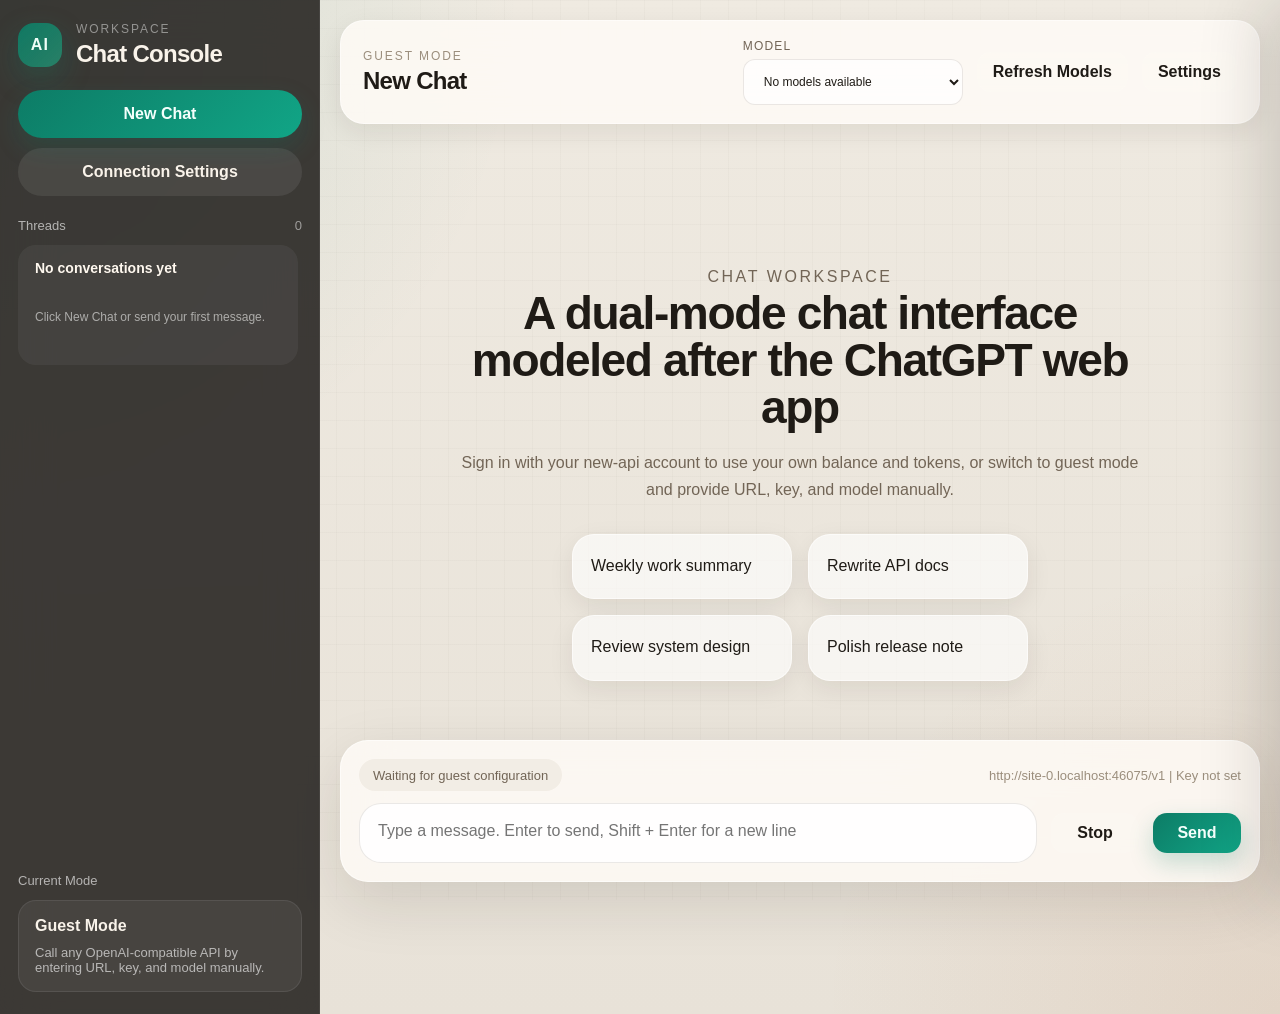
<file: chat-ui/index.html>
<!doctype html>
<html lang="en">
<head>
  <meta charset="utf-8">
  <meta name="viewport" content="width=device-width, initial-scale=1">
  <title>Chat Workspace</title>
  <link rel="stylesheet" href="./styles.css?v=20260318-ui-2">
</head>
<body>
  <div class="app-shell">
    <aside class="sidebar" id="sidebar">
      <div class="sidebar-header">
        <div class="brand-lockup">
          <span class="brand-mark">AI</span>
          <div>
            <p class="brand-overline">Workspace</p>
            <h1>Chat Console</h1>
          </div>
        </div>
        <button class="ghost-icon mobile-only" id="closeSidebarButton" type="button" aria-label="Close sidebar">&times;</button>
      </div>

      <div class="sidebar-tools">
        <button class="primary-button" id="newChatButton" type="button">New Chat</button>
        <button class="ghost-button" id="openSettingsButton" type="button">Connection Settings</button>
      </div>

      <section class="sidebar-section">
        <div class="section-head">
          <span>Threads</span>
          <span class="section-meta" id="threadCountLabel">0</span>
        </div>
        <div class="thread-list" id="threadList"></div>
      </section>

      <section class="sidebar-section sidebar-footer">
        <div class="section-head">
          <span>Current Mode</span>
        </div>
        <div class="mode-summary" id="modeSummary"></div>
      </section>
    </aside>

    <div class="sidebar-backdrop" id="sidebarBackdrop"></div>

    <main class="workspace">
      <header class="workspace-topbar">
        <div class="topbar-main">
          <button class="ghost-icon mobile-only" id="openSidebarButton" type="button" aria-label="Open sidebar">&#9776;</button>
          <div>
            <p class="eyebrow" id="topbarModeLabel">Guest Mode</p>
            <h2 id="conversationTitle">New Conversation</h2>
          </div>
        </div>
        <div class="topbar-actions">
          <label class="model-picker">
            <span>Model</span>
            <select id="modelSelect"></select>
          </label>
          <button class="ghost-button compact" id="refreshModelsButton" type="button">Refresh Models</button>
          <button class="ghost-button compact" id="settingsButton" type="button">Settings</button>
        </div>
      </header>

      <section class="account-banner hidden" id="accountBanner"></section>

      <section class="message-surface" id="messageSurface">
        <div class="welcome-state" id="welcomeState">
          <div class="welcome-copy">
            <p class="eyebrow">Chat Workspace</p>
            <h3>A dual-mode chat interface modeled after the ChatGPT web app</h3>
            <p>
              Sign in with your new-api account to use your own balance and tokens,
              or switch to guest mode and provide URL, key, and model manually.
            </p>
          </div>
          <div class="prompt-grid">
            <button class="prompt-card" type="button" data-prompt="Summarize this week's key work items and rank them by priority.">
              Weekly work summary
            </button>
            <button class="prompt-card" type="button" data-prompt="Rewrite the following API documentation so it is easier for frontend developers to integrate.">
              Rewrite API docs
            </button>
            <button class="prompt-card" type="button" data-prompt="Review the architecture of a web chat system that supports streaming responses.">
              Review system design
            </button>
            <button class="prompt-card" type="button" data-prompt="Write a more professional and concise product release announcement.">
              Polish release note
            </button>
          </div>
        </div>
        <div class="message-list" id="messageList"></div>
      </section>

      <form class="composer-shell" id="composerForm">
        <div class="composer-meta">
          <span id="statusPill" class="status-pill">Ready</span>
          <span id="credentialHint" class="credential-hint"></span>
        </div>
        <div class="composer-row">
          <textarea
            id="composerInput"
            rows="1"
            placeholder="Type a message. Enter to send, Shift + Enter for a new line"
          ></textarea>
          <div class="composer-actions">
            <button class="ghost-button compact" id="stopButton" type="button" disabled>Stop</button>
            <button class="primary-button compact" id="sendButton" type="submit">Send</button>
          </div>
        </div>
      </form>
    </main>
  </div>

  <aside class="settings-panel" id="settingsPanel" aria-hidden="true">
    <div class="settings-header">
      <div>
        <p class="eyebrow">Connection</p>
        <h3>Identity and Routing</h3>
      </div>
      <button class="ghost-icon" id="closeSettingsButton" type="button" aria-label="Close settings">&times;</button>
    </div>

    <section class="settings-section">
      <div class="section-head">
        <span>Mode</span>
      </div>
      <div class="mode-switch" id="modeSwitch">
        <button class="mode-tile" type="button" data-mode="account">
          <strong>Account Login</strong>
          <span>Use the new-api account, balance, and personal token</span>
        </button>
        <button class="mode-tile" type="button" data-mode="guest">
          <strong>Guest Mode</strong>
          <span>Fill in URL, key, and model manually</span>
        </button>
      </div>
    </section>

    <section class="settings-section" id="accountSection">
      <div class="section-head">
        <span>Account Login</span>
        <span class="section-meta">Same-origin preferred</span>
      </div>
      <label class="field">
        <span>new-api site</span>
        <input id="accountBaseInput" type="url" placeholder="https://chat.example.com">
      </label>
      <form class="stack-form" id="accountLoginForm">
        <label class="field">
          <span>Username</span>
          <input id="accountUsernameInput" type="text" autocomplete="username" placeholder="root">
        </label>
        <label class="field">
          <span>Password</span>
          <input id="accountPasswordInput" type="password" autocomplete="current-password" placeholder="Enter account password">
        </label>
        <div class="action-row">
          <button class="primary-button compact" type="submit">Sign In</button>
          <button class="ghost-button compact" id="accountSessionButton" type="button">Check Session</button>
          <button class="ghost-button compact" id="accountLogoutButton" type="button">Sign Out</button>
        </div>
      </form>
      <div class="account-card" id="accountInfoCard"></div>
      <label class="field">
        <span>Credential</span>
        <select id="accountTokenSelect"></select>
      </label>
      <p class="field-hint">
        The default uses the user access token. If you have your own personal key, you can switch to it here.
      </p>
    </section>

    <section class="settings-section" id="guestSection">
      <div class="section-head">
        <span>Guest Mode</span>
      </div>
      <label class="field">
        <span>API Base URL</span>
        <input id="guestApiBaseInput" type="url" placeholder="https://chat.example.com/v1">
      </label>
      <label class="field">
        <span>API Key</span>
        <input id="guestApiKeyInput" type="password" placeholder="sk-...">
      </label>
      <label class="field">
        <span>Model Name</span>
        <input id="guestModelInput" type="text" placeholder="gpt-4o-mini">
      </label>
      <p class="field-hint">
        If you provide only the domain, the page will automatically append `/v1`.
      </p>
    </section>

    <section class="settings-section">
      <div class="section-head">
        <span>Generation</span>
      </div>
      <label class="field">
        <span>System Prompt</span>
        <textarea id="systemPromptInput" rows="4" placeholder="Optional: set a fixed assistant role or output style"></textarea>
      </label>
      <div class="field-grid">
        <label class="field">
          <span>Temperature</span>
          <input id="temperatureInput" type="number" min="0" max="2" step="0.1">
        </label>
        <label class="field">
          <span>Max Tokens</span>
          <input id="maxTokensInput" type="number" min="1" step="1" placeholder="Leave blank to let the server decide">
        </label>
      </div>
      <label class="toggle-field">
        <input id="streamToggle" type="checkbox">
        <span>Use streaming output</span>
      </label>
    </section>
  </aside>

  <div class="panel-backdrop" id="panelBackdrop"></div>
  <div class="toast-stack" id="toastStack"></div>

  <script src="./app.js?v=20260318-ui-6"></script>
</body>
</html>
</file>
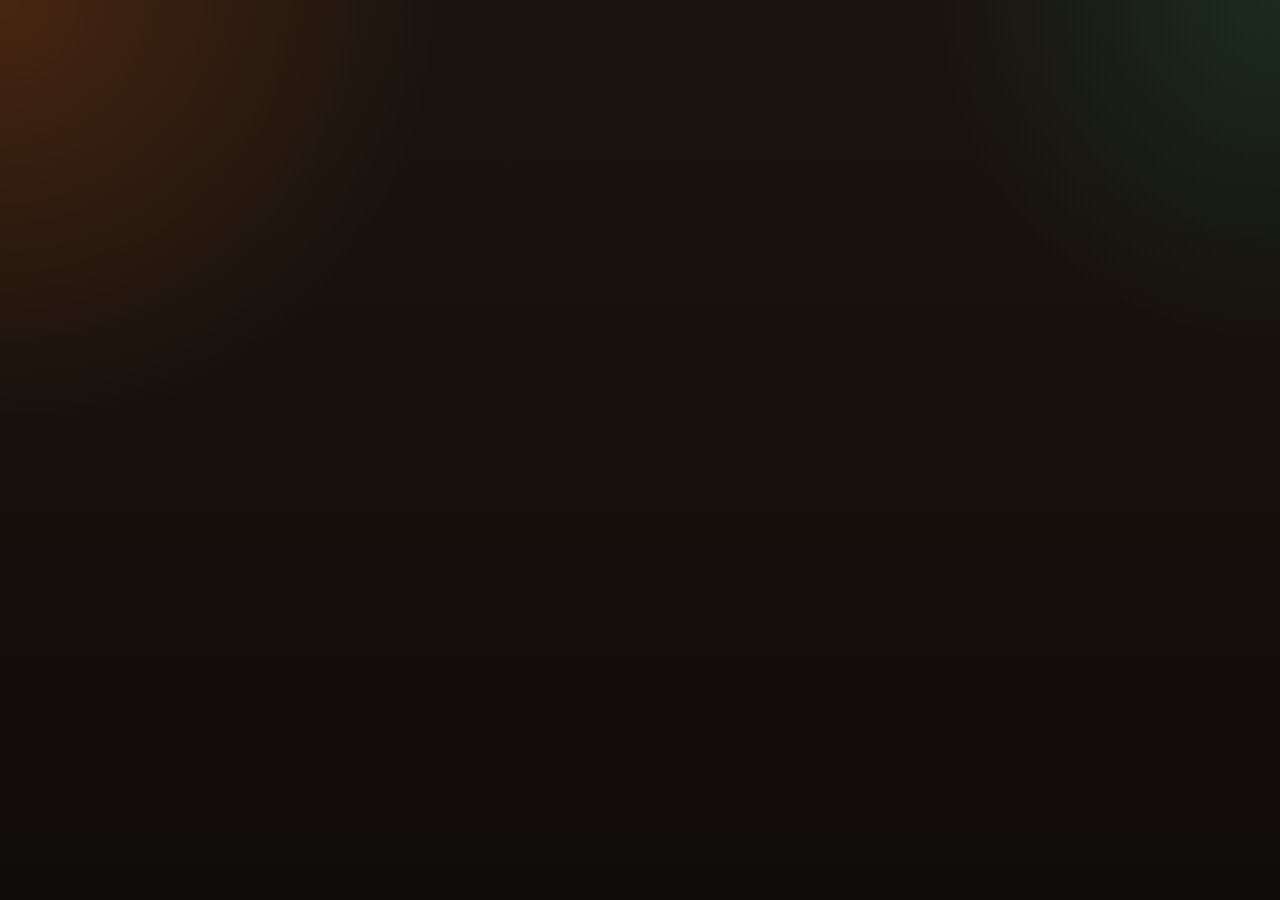
<file: 2api/gpt_team/gpt-register/templates/index.html>
<!DOCTYPE html>
<html lang="zh-CN">
<head>
<meta charset="UTF-8">
<meta name="viewport" content="width=device-width, initial-scale=1.0">
<title>Codex 统一控制台</title>
<style>
:root{
  --panel:rgba(38,30,24,.9);
  --panel-soft:rgba(255,255,255,.03);
  --line:rgba(255,196,120,.14);
  --line-strong:rgba(255,196,120,.26);
  --text:#f6ece3;
  --muted:#bba995;
  --accent:#ff6d1a;
  --accent-soft:rgba(255,109,26,.16);
  --green:#23d18b;
  --red:#ff6b6b;
  --shadow:0 24px 60px rgba(0,0,0,.34);
  --radius:22px;
}
*{box-sizing:border-box}
html,body{margin:0;min-height:100%}
body{
  font-family:"Microsoft YaHei","PingFang SC","Segoe UI",sans-serif;
  color:var(--text);
  background:
    radial-gradient(circle at top left,rgba(255,109,26,.2),transparent 28%),
    radial-gradient(circle at top right,rgba(35,209,139,.12),transparent 22%),
    linear-gradient(180deg,#1a140f 0%,#100c09 100%);
}
body::before{
  content:"";
  position:fixed;
  inset:0;
  pointer-events:none;
  opacity:.18;
  background-image:
    linear-gradient(rgba(255,255,255,.025) 1px,transparent 1px),
    linear-gradient(90deg,rgba(255,255,255,.025) 1px,transparent 1px);
  background-size:28px 28px;
}
.container{position:relative;max-width:1440px;margin:0 auto;padding:28px 24px 48px}
.header{display:flex;justify-content:space-between;align-items:flex-start;gap:18px;margin-bottom:22px}
.title-wrap{display:grid;gap:8px}
.eyebrow{display:inline-flex;align-items:center;gap:8px;color:var(--muted);font-size:12px;letter-spacing:.22em;text-transform:uppercase}
.dot{width:8px;height:8px;border-radius:999px;background:linear-gradient(135deg,var(--accent),#ffb36b);box-shadow:0 0 16px rgba(255,109,26,.5)}
h1{margin:0;font-size:clamp(30px,4vw,46px);line-height:1;letter-spacing:-.04em}
.subtitle{color:var(--muted);font-size:14px;line-height:1.6;max-width:760px}
.toolbar{display:flex;gap:10px;flex-wrap:wrap}
.btn,.btn-ghost,.btn-logout,.btn-small{
  border:1px solid var(--line);
  border-radius:999px;
  padding:10px 16px;
  background:var(--panel);
  color:var(--text);
  cursor:pointer;
  font-size:13px;
  transition:transform .18s ease,border-color .18s ease,background .18s ease,opacity .18s ease;
}
.btn-small{padding:6px 10px;font-size:12px}
.btn:hover,.btn-ghost:hover,.btn-logout:hover,.btn-small:hover{transform:translateY(-1px);border-color:var(--line-strong)}
.btn:disabled,.btn-small:disabled{opacity:.45;cursor:not-allowed;transform:none}
.btn-primary{background:linear-gradient(135deg,#ff7a2e,#ff5b00);border-color:transparent;color:#fff}
.btn-danger{background:rgba(255,107,107,.12);color:#ffd0d0}
.btn-green{background:rgba(35,209,139,.14);color:#d8fff0}
.btn-purple{background:rgba(165,107,255,.16);color:#f0dcff}
.panel{background:var(--panel);border:1px solid var(--line);border-radius:var(--radius);box-shadow:var(--shadow);backdrop-filter:blur(14px)}
.panel-title{font-size:18px;font-weight:700;letter-spacing:-.02em}
.hero-grid,.summary-grid,.pool-grid,.content-grid{display:grid;gap:16px}
.hero-grid{grid-template-columns:1.12fr .88fr;margin-bottom:16px}
.hero-card{padding:22px;position:relative;overflow:hidden}
.hero-card::after{content:"";position:absolute;inset:auto -10% -55% 40%;height:220px;background:radial-gradient(circle,rgba(255,109,26,.18),transparent 68%);pointer-events:none}
.hero-metrics{display:grid;grid-template-columns:repeat(3,minmax(0,1fr));gap:12px;margin-top:18px}
.metric{padding:16px;border-radius:18px;background:var(--panel-soft);border:1px solid rgba(255,255,255,.06)}
.metric-label{color:var(--muted);font-size:12px;margin-bottom:8px}
.metric-value{font-size:28px;font-weight:700;letter-spacing:-.04em}
.metric-sub{margin-top:8px;color:var(--muted);font-size:12px;line-height:1.5}
.summary-grid{grid-template-columns:repeat(6,minmax(0,1fr));margin-bottom:16px}
.summary-card{padding:16px 18px;min-height:118px}
.summary-card .value{margin-top:14px;font-size:30px;font-weight:700;letter-spacing:-.05em}
.summary-card .meta{margin-top:8px;font-size:12px;color:var(--muted);line-height:1.5}
.status-running{color:var(--green)}
.status-stopped{color:var(--muted)}
.controls{display:flex;gap:10px;flex-wrap:wrap;align-items:center;padding:18px 20px;margin-bottom:16px}
.control-input,.field input,.field select{width:100%;border-radius:16px;border:1px solid var(--line);background:#000;color:var(--text);padding:12px 14px;outline:none}
.control-input{min-width:220px;border-radius:999px}
select.control-input,select.control-input option,.field select,.field select option{background:#000;color:var(--text)}
.control-check{display:inline-flex;align-items:center;gap:8px;color:var(--muted);font-size:13px}
.section{padding:20px}
.section-head{display:flex;justify-content:space-between;align-items:center;gap:12px;margin-bottom:16px}
.section-note{color:var(--muted);font-size:12px;line-height:1.5}
.pool-grid{grid-template-columns:repeat(3,minmax(0,1fr))}
.account-card{position:relative;padding:18px;border-radius:20px;background:linear-gradient(180deg,rgba(48,40,31,.95),rgba(27,22,17,.96));border:1px solid rgba(255,196,120,.12);overflow:hidden}
.account-card::before{content:"";position:absolute;inset:0;background:linear-gradient(135deg,rgba(255,109,26,.08),transparent 40%,rgba(35,209,139,.06));pointer-events:none}
.card-team{border-color:rgba(35,209,139,.35);background:linear-gradient(180deg,rgba(30,48,38,.95),rgba(17,27,22,.96))}
.card-team::before{background:linear-gradient(135deg,rgba(35,209,139,.14),transparent 40%,rgba(35,209,139,.06))}
.card-plus{border-color:rgba(168,85,247,.35);background:linear-gradient(180deg,rgba(42,30,56,.95),rgba(24,17,34,.96))}
.card-plus::before{background:linear-gradient(135deg,rgba(168,85,247,.14),transparent 40%,rgba(168,85,247,.06))}
.card-free{border-color:rgba(245,181,69,.3);background:linear-gradient(180deg,rgba(48,40,31,.95),rgba(27,22,17,.96))}
.card-free::before{background:linear-gradient(135deg,rgba(245,181,69,.1),transparent 40%,rgba(255,109,26,.06))}
.account-head,.account-meta,.meter-label{position:relative;z-index:1}
.account-head{display:flex;justify-content:space-between;align-items:flex-start;gap:12px;margin-bottom:18px}
.account-head h3{margin:8px 0 4px;font-size:20px}
.account-head p{margin:0;color:var(--muted);font-size:12px;word-break:break-all}
.badge{display:inline-flex;align-items:center;gap:6px;padding:5px 10px;border-radius:999px;font-size:12px;line-height:1;border:1px solid transparent}
.badge-brand{background:var(--accent-soft);color:#ffd9bf;border-color:rgba(255,109,26,.24)}
.badge-ok{background:rgba(35,209,139,.15);color:#d7fff1;border-color:rgba(35,209,139,.3)}
.badge-no{background:rgba(255,255,255,.05);color:var(--muted);border-color:rgba(255,255,255,.08)}
.badge-warn{background:rgba(245,181,69,.14);color:#ffe2b0;border-color:rgba(245,181,69,.24)}
.meter-group{display:grid;gap:10px;position:relative;z-index:1}
.meter-label{display:flex;justify-content:space-between;align-items:center;color:var(--text);font-size:13px}
.meter-label span:first-child{color:var(--muted)}
.meter-track{width:100%;height:9px;border-radius:999px;overflow:hidden;background:rgba(255,255,255,.06);border:1px solid rgba(255,255,255,.05)}
.meter-fill{height:100%;border-radius:inherit;background:linear-gradient(90deg,var(--accent),#ffb36b);box-shadow:0 0 24px rgba(255,109,26,.3)}
.meter-fill.green{background:linear-gradient(90deg,#17b57f,#29f1a3);box-shadow:0 0 24px rgba(35,209,139,.28)}
.meter-fill.red{background:linear-gradient(90deg,#ff7373,#ff9b9b);box-shadow:0 0 24px rgba(255,107,107,.24)}
.account-meta{display:flex;justify-content:space-between;gap:12px;margin-top:14px;flex-wrap:wrap;color:var(--muted);font-size:12px}
.table-wrap{overflow:auto;border-radius:18px;border:1px solid rgba(255,255,255,.05)}
table{width:100%;border-collapse:collapse;font-size:13px}
th,td{padding:13px 14px;text-align:left;border-bottom:1px solid rgba(255,255,255,.06)}
th{color:var(--muted);font-size:12px;letter-spacing:.08em;text-transform:uppercase;background:rgba(0,0,0,.18)}
tr:hover td{background:rgba(255,255,255,.03)}
.content-grid{grid-template-columns:1.04fr .96fr;margin-top:16px}
.log-terminal{height:420px;overflow-y:auto;padding:14px;border-radius:18px;background:#0f0c09;border:1px solid rgba(255,255,255,.06);font-family:"Cascadia Code","Consolas",monospace;font-size:12px;line-height:1.7}
.log-line{white-space:pre-wrap;word-break:break-word}
.log-line .ts{color:#7f7468}
.stack{display:grid;gap:16px}
.field-grid{display:grid;gap:12px;grid-template-columns:1.2fr .8fr auto auto;align-items:end}
.field{display:grid;gap:6px}
.field label{color:var(--muted);font-size:12px}
.upgrade-grid{display:grid;grid-template-columns:repeat(2,minmax(0,1fr));gap:12px}
.upgrade-grid .field.full{grid-column:1 / -1}
.mono-box{margin-top:12px;border-radius:16px;border:1px solid rgba(255,255,255,.06);background:#0f0c09;padding:14px;font-family:"Cascadia Code","Consolas",monospace;font-size:12px;white-space:pre-wrap;word-break:break-word;max-height:220px;overflow:auto}
.inline-actions{display:flex;flex-wrap:wrap;gap:8px;margin-top:10px}
.empty,.message{padding:28px 18px;text-align:center;color:var(--muted)}
.login-overlay{position:fixed;inset:0;display:none;place-items:center;background:rgba(11,9,7,.9);backdrop-filter:blur(10px);z-index:10}
.login-box{width:min(92vw,380px);padding:28px}
.login-box h2{margin:0 0 8px}
.login-error{display:none;color:#ffc2c2;font-size:12px;margin-bottom:10px}
.login-box input{width:100%;margin:14px 0 12px;border-radius:16px;border:1px solid var(--line);background:rgba(0,0,0,.2);color:var(--text);padding:12px 14px;outline:none}
.ws-indicator{display:inline-flex;align-items:center;gap:8px;padding:7px 11px;border-radius:999px;font-size:12px;color:var(--muted);background:rgba(255,255,255,.04)}
.ws-indicator::before{content:"";width:8px;height:8px;border-radius:999px;background:#7a7166}
.ws-indicator.connected::before{background:var(--green);box-shadow:0 0 14px rgba(35,209,139,.55)}
@media (max-width:1180px){.hero-grid,.content-grid{grid-template-columns:1fr}.summary-grid{grid-template-columns:repeat(3,minmax(0,1fr))}.pool-grid{grid-template-columns:repeat(2,minmax(0,1fr))}}
@media (max-width:780px){.container{padding:18px 14px 32px}.summary-grid{grid-template-columns:repeat(2,minmax(0,1fr))}.pool-grid,.upgrade-grid{grid-template-columns:1fr}.hero-metrics{grid-template-columns:1fr}.field-grid{grid-template-columns:1fr}}
</style>
</head>
<body>
<div class="login-overlay" id="loginOverlay">
  <div class="login-box panel">
    <div class="eyebrow"><span class="dot"></span><span>访问控制</span></div>
    <h2>Codex 统一控制台</h2>
    <div class="subtitle">统一管理 Token 提取、渠道导入、流量监控和 Team 升级流程。</div>
    <div class="login-error" id="loginError">密码错误</div>
    <input type="password" id="loginPwd" placeholder="输入面板密码" autocomplete="off">
    <button class="btn btn-primary" style="width:100%" onclick="doLogin()">登录</button>
  </div>
</div>

<div class="container" id="mainApp" style="display:none">
  <div class="header">
    <div class="title-wrap">
      <div class="eyebrow"><span class="dot"></span><span>统一控制台</span></div>
      <h1>Codex 账号池与流量监控</h1>
      <div class="subtitle">在一个页面里查看在线请求、账号池、渠道状态、Token 提取结果，并直接完成渠道测试、删除和 Team 升级。</div>
    </div>
    <div class="toolbar">
      <button class="btn-ghost" onclick="refreshAll()">刷新全部</button>
      <button class="btn-logout" id="logoutBtn" onclick="doLogout()">退出登录</button>
    </div>
  </div>

  <div class="hero-grid">
    <div class="hero-card panel">
      <div class="section-head" style="margin-bottom:0">
        <div>
          <div class="panel-title">流量总览</div>
          <div class="section-note">在线人数按最近 5 分钟内有请求的唯一用户估算，用来快速判断当前负载情况。</div>
        </div>
        <div class="section-note" id="monitorUpdatedAt">--</div>
      </div>
      <div class="hero-metrics">
        <div class="metric"><div class="metric-label">最近 5 分钟在线</div><div class="metric-value" id="monitorActiveNow">0</div><div class="metric-sub">唯一活跃用户数</div></div>
        <div class="metric"><div class="metric-label">最近 5 分钟请求</div><div class="metric-value" id="monitorReq5m">0</div><div class="metric-sub">短时间内的请求压力</div></div>
        <div class="metric"><div class="metric-label">今日额度消耗</div><div class="metric-value" id="monitorQuotaToday">0</div><div class="metric-sub">所有 Codex 渠道累计消耗</div></div>
      </div>
    </div>
    <div class="hero-card panel">
      <div class="section-head" style="margin-bottom:0">
        <div>
          <div class="panel-title">系统状态</div>
          <div class="section-note">查看注册进程、本地 Token 文件和已注入账号的当前状态。</div>
        </div>
        <div class="ws-indicator" id="wsStatus">实时离线</div>
      </div>
      <div class="hero-metrics">
        <div class="metric"><div class="metric-label">注册进程</div><div class="metric-value status-stopped" id="statStatus">已停止</div><div class="metric-sub">批量注册任务的运行状态</div></div>
        <div class="metric"><div class="metric-label">本地 Token</div><div class="metric-value" id="statRegistered">0</div><div class="metric-sub">output/token_*.json</div></div>
        <div class="metric"><div class="metric-label">已注入账号</div><div class="metric-value" id="statInjected">0</div><div class="metric-sub">auth/codex-*.json</div></div>
      </div>
    </div>
  </div>

  <div class="summary-grid">
    <div class="summary-card panel"><div class="metric-label">今日请求数</div><div class="value" id="monitorReqToday">0</div><div class="meta">所有已导入的 Codex 渠道</div></div>
    <div class="summary-card panel"><div class="metric-label">活跃渠道</div><div class="value" id="monitorChannelsActive">0</div><div class="meta">最近 5 分钟内有请求</div></div>
    <div class="summary-card panel"><div class="metric-label">渠道总数</div><div class="value" id="monitorChannelsTotal">0</div><div class="meta">channels.type = 57</div></div>
    <div class="summary-card panel"><div class="metric-label">账号池规模</div><div class="value" id="monitorPoolSize">0</div><div class="meta">本地 Token 加已导入渠道</div></div>
    <div class="summary-card panel"><div class="metric-label">统计窗口</div><div class="value" id="monitorWindow">5 分钟</div><div class="meta">在线人数的计算区间</div></div>
    <div class="summary-card panel"><div class="metric-label">数据库状态</div><div class="value" id="monitorDbStatus">正常</div><div class="meta" id="monitorDbMeta">new-api MySQL</div></div>
  </div>

  <div class="controls panel">
    <button class="btn btn-green" id="btnStart" onclick="doStart()">启动注册</button>
    <button class="btn btn-danger" id="btnStop" onclick="doStop()">停止注册</button>
    <button class="btn btn-purple" id="btnInject" onclick="doInject()">执行注入</button>
    <button class="btn" onclick="refreshAll()">刷新监控</button>
    <select class="control-input" id="regMode" style="min-width:160px" onchange="toggleManagerOpts()">
      <option value="">普通注册</option>
      <option value="manager">自动池管理</option>
    </select>
    <input class="control-input" id="managerTarget" type="number" placeholder="目标账号数" style="min-width:120px;display:none" value="100">
    <input class="control-input" id="proxyInput" placeholder="代理地址，留空则使用默认代理">
    <label class="control-check"><input type="checkbox" id="onceCheck"> 单轮模式</label>
  </div>

  <div class="panel section">
    <div class="section-head">
      <div><div class="panel-title">账号池卡片</div><div class="section-note">每张卡显示该账号最近 5 分钟请求、今日请求、累计额度、最后请求时间和到期时间。</div></div>
    </div>
    <div class="pool-grid" id="accountGrid"><div class="empty">加载中...</div></div>
  </div>

  <div class="panel section" style="margin-top:16px;">
    <div class="section-head">
      <div><div class="panel-title">渠道明细</div><div class="section-note">这里只显示已经导入到 new-api 的 Codex 渠道，可直接测试或删除。</div></div>
      <div style="display:flex;gap:8px;align-items:center">
        <input class="control-input" id="batchProxyInput" placeholder="socks5://ip:port" style="min-width:200px">
        <button class="btn btn-small" onclick="batchSetProxy()">批量设置代理</button>
        <button class="btn btn-small" onclick="batchClearProxy()">清除代理</button>
        <button class="btn btn-small btn-green" id="btnCheckHealth" onclick="doCheckHealth()">检查渠道健康</button>
        <button class="btn" onclick="loadMonitor()">刷新渠道</button>
      </div>
    </div>
    <div style="display:flex;gap:8px;align-items:center;padding:8px 16px;flex-wrap:wrap">
      <select class="control-input" id="batchPlanSelect" style="min-width:120px">
        <option value="">全部套餐</option>
        <option value="free">Free</option>
        <option value="team">Team</option>
      </select>
      <input class="control-input" id="batchModelsInput" placeholder="模型名，逗号分隔 (如 gpt-5.4,gpt-5.3-codex)" style="min-width:320px">
      <button class="btn btn-small btn-primary" onclick="batchAddModels()">追加模型</button>
      <button class="btn btn-small btn-danger" onclick="batchRemoveModels()">删除模型</button>
      <button class="btn btn-small" onclick="batchSetModels()">覆盖模型</button>
      <select class="control-input" id="batchGroupSelect" style="min-width:120px">
        <option value="">全部分组</option>
      </select>
      <input class="control-input" id="batchGroupInput" placeholder="分组 (如 default,svip,codex)" style="min-width:200px">
      <button class="btn btn-small" onclick="batchSetGroup()">批量设置分组</button>
    </div>
    <div class="table-wrap">
      <table>
        <thead><tr><th><input type="checkbox" id="chkAll" onchange="toggleAllChannels(this)"></th><th>ID</th><th>账号</th><th>套餐</th><th>代理</th><th>状态</th><th>5 分钟请求</th><th>今日请求</th><th>今日额度</th><th>累计额度</th><th>最后请求</th><th>操作</th></tr></thead>
        <tbody id="channelsBody"><tr><td colspan="12" class="empty">加载中...</td></tr></tbody>
      </table>
    </div>
  </div>

  <div class="content-grid">
    <div class="stack">
      <div class="panel section">
        <div class="section-head"><div><div class="panel-title">实时日志</div><div class="section-note">注册、注入、提取 Token、渠道操作和 Team 升级输出都会实时显示在这里。</div></div></div>
        <div class="log-terminal" id="logTerminal"></div>
      </div>
    </div>
    <div class="stack">
      <div class="panel section">
        <div class="section-head"><div><div class="panel-title">提取 Token</div><div class="section-note">提取完成后可以直接导入 new-api，或先做一次渠道可用性测试。</div></div></div>
        <div class="field-grid">
          <div class="field"><label>邮箱</label><input id="extEmail" placeholder="name@example.com"></div>
          <div class="field"><label>OTP 验证码</label><input id="extOtp" placeholder="收到后填写" disabled></div>
          <button class="btn btn-green" id="btnExtract" onclick="doExtract()">发送验证码</button>
          <button class="btn btn-purple" id="btnExtractConfirm" onclick="doExtractConfirm()" style="display:none">提取 Token</button>
        </div>
        <div class="message" id="extMsg" style="padding:12px 0 0;text-align:left;">等待操作</div>
        <div id="extResult" style="display:none">
          <div class="mono-box" id="extResultText"></div>
          <div class="inline-actions">
            <button class="btn" onclick="copyToken()">复制 Token JSON</button>
            <button class="btn btn-primary" id="btnAddChannel" onclick="doAddChannel()">添加到 new-api</button>
            <button class="btn" id="btnTestChannel" onclick="doTestChannel()" style="display:none">测试渠道</button>
          </div>
        </div>
      </div>

      <div class="panel section">
        <div class="section-head"><div><div class="panel-title">升级 Team</div><div class="section-note">可使用刚提取的 Token，或直接选择已导入渠道，发起 Team 升级流程。</div></div></div>
        <div class="upgrade-grid">
          <div class="field full"><label>升级来源</label><select id="upgradeSource"></select></div>
          <div class="field"><label>卡号</label><input id="upgradeCardNumber" placeholder="4242 4242 4242 4242"></div>
          <div class="field"><label>过期时间</label><input id="upgradeCardExpiry" placeholder="MM/YY"></div>
          <div class="field"><label>CVC</label><input id="upgradeCardCvc" placeholder="123"></div>
          <div class="field"><label>持卡人姓名</label><input id="upgradeBillingName" placeholder="张三"></div>
          <div class="field"><label>团队名称</label><input id="upgradeTeamName" placeholder="我的 Team"></div>
          <div class="field"><label>账单地址</label><input id="upgradeBillingAddress" placeholder="Street address"></div>
          <div class="field"><label>城市</label><input id="upgradeBillingCity" placeholder="City"></div>
          <div class="field"><label>州 / 省</label><input id="upgradeBillingState" placeholder="State"></div>
          <div class="field"><label>邮编</label><input id="upgradeBillingZip" placeholder="Zip"></div>
          <div class="field"><label>国家代码</label><input id="upgradeBillingCountry" placeholder="US" value="US"></div>
          <div class="field full"><button class="btn btn-primary" id="btnUpgradeTeam" onclick="doUpgradeTeam()">开始升级 Team</button></div>
        </div>
        <div class="message" id="upgradeMsg" style="padding:12px 0 0;text-align:left;">等待升级</div>
      </div>

      <div class="panel section">
        <div class="section-head"><div><div class="panel-title">批量升级 Team</div><div class="section-note">导入卡库（每行一张卡：卡号,过期时间,CVC,持卡人），勾选渠道后批量升级。卡循环使用。</div></div></div>
        <div class="upgrade-grid">
          <div class="field full">
            <label>卡库（每行一张：卡号,MM/YY,CVC,姓名）</label>
            <textarea id="batchCards" rows="5" style="width:100%;border-radius:16px;border:1px solid var(--line);background:#000;color:var(--text);padding:12px 14px;outline:none;font-family:monospace;font-size:12px;resize:vertical" placeholder="4242424242424242,12/28,123,John Doe&#10;5555555555554444,06/27,456,Jane Smith"></textarea>
          </div>
          <div class="field"><label>账单地址</label><input id="batchBillingAddress" placeholder="Street address"></div>
          <div class="field"><label>城市</label><input id="batchBillingCity" placeholder="City"></div>
          <div class="field"><label>州 / 省</label><input id="batchBillingState" placeholder="State"></div>
          <div class="field"><label>邮编</label><input id="batchBillingZip" placeholder="Zip"></div>
          <div class="field"><label>国家代码</label><input id="batchBillingCountry" placeholder="US" value="US"></div>
          <div class="field"><label>团队名称</label><input id="batchTeamName" placeholder="我的 Team"></div>
          <div class="field full" style="display:flex;gap:10px;align-items:end">
            <div><label>升级数量</label><input id="batchCount" type="number" value="5" min="1" style="width:80px"></div>
            <button class="btn btn-primary" id="btnBatchUpgrade" onclick="doBatchUpgrade()">批量升级 Team</button>
            <span style="color:var(--muted);font-size:12px" id="batchCardInfo">已导入 0 张卡</span>
          </div>
        </div>
        <div class="message" id="batchUpgradeMsg" style="padding:12px 0 0;text-align:left;">等待批量升级</div>
      </div>
    </div>
  </div>
</div>

<script>
const AUTH_REQUIRED = {{ 'true' if auth_required else 'false' }};
let token = localStorage.getItem('gpt_reg_pwd') || '';
let ws = null;
let reconnectTimer = null;
let autoScroll = true;
let lastExtractedToken = null;
let latestChannels = [];
let extState = {};

function headers() {
  const h = { 'Content-Type': 'application/json' };
  if (token) h.Authorization = 'Bearer ' + token;
  return h;
}

async function api(method, path, body) {
  const opts = { method, headers: headers() };
  if (body) opts.body = JSON.stringify(body);
  const response = await fetch(path, opts);
  const data = await response.json().catch(() => ({}));
  if (response.status === 401) {
    doLogout();
    throw new Error('登录已失效，请重新登录');
  }
  if (!response.ok) throw new Error(data.message || data.error || '请求失败');
  return data;
}

function escapeHtml(value) {
  const div = document.createElement('div');
  div.textContent = value == null ? '' : String(value);
  return div.innerHTML;
}

function formatNumber(value) {
  return Number(value || 0).toLocaleString('zh-CN');
}

function formatTime(ts) {
  if (!ts) return '--';
  const ms = String(ts).length === 13 ? Number(ts) : Number(ts) * 1000;
  if (!Number.isFinite(ms) || ms <= 0) return '--';
  return new Date(ms).toLocaleString('zh-CN', { hour12: false });
}

function formatPercent(value, max) {
  if (!max || max <= 0) return 0;
  return Math.max(6, Math.min(100, Math.round((Number(value || 0) / max) * 100)));
}

function normalizeLabel(value, fallback) {
  return value ? String(value) : fallback;
}

function getErrorMessage(error, fallback) {
  if (error instanceof Error && error.message) return error.message;
  if (error && typeof error.message === 'string') return error.message;
  if (error && typeof error.error === 'string') return error.error;
  return fallback;
}

function setMessage(id, msg, color) {
  const el = document.getElementById(id);
  el.textContent = msg;
  el.style.color = color || 'var(--muted)';
}

function getLogEl() {
  return document.getElementById('logTerminal');
}

function initAuth() {
  if (!AUTH_REQUIRED) {
    document.getElementById('logoutBtn').style.display = 'none';
    showApp();
    return;
  }
  if (!token) {
    showLogin();
    return;
  }
  fetch('/api/status', { headers: headers() }).then((response) => {
    if (response.ok) showApp();
    else showLogin();
  }).catch(showLogin);
}

function showLogin() {
  document.getElementById('loginOverlay').style.display = 'grid';
  document.getElementById('mainApp').style.display = 'none';
  document.getElementById('loginPwd').focus();
}

function showApp() {
  document.getElementById('loginOverlay').style.display = 'none';
  document.getElementById('mainApp').style.display = 'block';
  connectWS();
  refreshAll();
}

function doLogin() {
  const pwd = document.getElementById('loginPwd').value.trim();
  token = pwd;
  fetch('/api/status', { headers: headers() }).then((response) => {
    if (response.ok) {
      localStorage.setItem('gpt_reg_pwd', pwd);
      document.getElementById('loginError').style.display = 'none';
      showApp();
      return;
    }
    token = '';
    document.getElementById('loginError').textContent = '密码错误';
    document.getElementById('loginError').style.display = 'block';
  }).catch(() => {
    token = '';
    document.getElementById('loginError').textContent = '连接失败';
    document.getElementById('loginError').style.display = 'block';
  });
}

function doLogout() {
  localStorage.removeItem('gpt_reg_pwd');
  token = '';
  if (reconnectTimer) {
    clearTimeout(reconnectTimer);
    reconnectTimer = null;
  }
  if (ws) {
    try { ws.close(); } catch (_) {}
    ws = null;
  }
  showLogin();
}

function connectWS() {
  if (ws && ws.readyState <= 1) return;
  const proto = location.protocol === 'https:' ? 'wss:' : 'ws:';
  ws = new WebSocket(proto + '//' + location.host + '/ws/logs');
  ws.onopen = () => {
    const el = document.getElementById('wsStatus');
    el.classList.add('connected');
    el.textContent = '实时在线';
    if (AUTH_REQUIRED && token) ws.send(JSON.stringify({ token }));
  };
  ws.onmessage = (event) => {
    const msg = JSON.parse(event.data);
    if (msg.type === 'log') appendLog(msg.data);
    if (msg.type === 'status') updateStatus(msg.data);
    if (msg.type === 'error') doLogout();
  };
  ws.onclose = () => {
    const el = document.getElementById('wsStatus');
    el.classList.remove('connected');
    el.textContent = '实时离线';
    ws = null;
    if (document.getElementById('mainApp').style.display === 'none') return;
    reconnectTimer = setTimeout(connectWS, 3000);
  };
}

function appendLog(line) {
  const logEl = getLogEl();
  if (!logEl) return;
  const div = document.createElement('div');
  div.className = 'log-line';
  const ts = new Date().toLocaleTimeString('zh-CN', { hour12: false });
  div.innerHTML = `<span class="ts">[${ts}]</span> ${escapeHtml(line)}`;
  logEl.appendChild(div);
  while (logEl.children.length > 1500) logEl.removeChild(logEl.firstChild);
  if (autoScroll) logEl.scrollTop = logEl.scrollHeight;
}

function updateStatus(data) {
  const statusEl = document.getElementById('statStatus');
  const running = data.status === 'running';
  statusEl.textContent = running ? '运行中' : '已停止';
  statusEl.className = running ? 'metric-value status-running' : 'metric-value status-stopped';
  document.getElementById('statRegistered').textContent = formatNumber(data.registered);
  document.getElementById('statInjected').textContent = formatNumber(data.injected);
  document.getElementById('btnStart').disabled = running;
  document.getElementById('btnStop').disabled = !running;
}

function renderSummary(summary) {
  document.getElementById('monitorActiveNow').textContent = formatNumber(summary.active_now);
  document.getElementById('monitorReq5m').textContent = formatNumber(summary.requests_5m);
  document.getElementById('monitorQuotaToday').textContent = formatNumber(summary.quota_today);
  document.getElementById('monitorReqToday').textContent = formatNumber(summary.requests_today);
  document.getElementById('monitorChannelsActive').textContent = formatNumber(summary.channels_active);
  document.getElementById('monitorChannelsTotal').textContent = formatNumber(summary.channels_total);
  document.getElementById('monitorPoolSize').textContent = formatNumber(summary.pool_size);
  document.getElementById('monitorWindow').textContent = `${Math.round((summary.window_seconds || 300) / 60)} 分钟`;
  document.getElementById('monitorUpdatedAt').textContent = `更新于 ${formatTime(summary.updated_at)}`;
  const dbStatus = document.getElementById('monitorDbStatus');
  const dbMeta = document.getElementById('monitorDbMeta');
  if (summary.db_error) {
    dbStatus.textContent = '异常';
    dbStatus.style.color = '#ffd3a0';
    dbMeta.textContent = summary.db_error;
  } else {
    dbStatus.textContent = '正常';
    dbStatus.style.color = 'var(--green)';
    dbMeta.textContent = 'new-api MySQL';
  }
}

function renderAccounts(accounts) {
  const grid = document.getElementById('accountGrid');
  if (!accounts || !accounts.length) {
    grid.innerHTML = '<div class="empty">账号池为空，先导入渠道或提取 Token。</div>';
    return;
  }
  const maxReq5m = Math.max(...accounts.map((item) => Number(item.requests_5m || 0)), 1);
  const maxReqToday = Math.max(...accounts.map((item) => Number(item.requests_today || 0)), 1);
  const maxUsedQuota = Math.max(...accounts.map((item) => Number(item.used_quota || 0)), 1);
  grid.innerHTML = accounts.map((account) => {
    const importedBadge = account.imported ? '<span class="badge badge-ok">已导入</span>' : '<span class="badge badge-no">仅本地</span>';
    const planBadgeClass = String(account.plan || '').toLowerCase().includes('team') ? 'badge-ok' : 'badge-warn';
    const planLower = String(account.plan || '').toLowerCase();
    const cardClass = planLower.includes('team') ? 'card-team' : planLower.includes('plus') || planLower.includes('pro') ? 'card-plus' : 'card-free';
    return `
      <article class="account-card ${cardClass}">
        <div class="account-head">
          <div>
            <span class="badge badge-brand">Codex</span>
            <h3>${escapeHtml(account.display_name || account.email || '--')}</h3>
            <p>${escapeHtml(account.email || 'no-email')}</p>
          </div>
          <div style="display:grid;gap:8px;justify-items:end">
            <span class="badge ${planBadgeClass}">${escapeHtml(normalizeLabel(account.plan, '未知套餐'))}</span>
            ${importedBadge}
          </div>
        </div>
        <div class="meter-group">
          <div class="meter-label"><span>最近 5 分钟请求</span><span>${formatNumber(account.requests_5m)} 次</span></div>
          <div class="meter-track"><div class="meter-fill green" style="width:${formatPercent(account.requests_5m, maxReq5m)}%"></div></div>
          <div class="meter-label"><span>今日请求</span><span>${formatNumber(account.requests_today)} 次</span></div>
          <div class="meter-track"><div class="meter-fill" style="width:${formatPercent(account.requests_today, maxReqToday)}%"></div></div>
          <div class="meter-label"><span>累计额度消耗</span><span>${formatNumber(account.used_quota)}</span></div>
          <div class="meter-track"><div class="meter-fill red" style="width:${formatPercent(account.used_quota, maxUsedQuota)}%"></div></div>
        </div>
        <div class="account-meta">
          <span>活跃人数 ${formatNumber(account.active_users_5m || 0)}</span>
          <span>模型数 ${formatNumber(account.model_count || 0)}</span>
          <span>最后请求 ${escapeHtml(account.last_used_at || '--')}</span>
          <span>到期 ${escapeHtml(account.expired || '--')}</span>
        </div>
      </article>
    `;
  }).join('');
}

function refreshUpgradeSources() {
  const select = document.getElementById('upgradeSource');
  const currentValue = select.value;
  const options = ['<option value="">请选择升级来源</option>'];
  if (lastExtractedToken && lastExtractedToken.access_token) {
    options.push(`<option value="extract">最近提取: ${escapeHtml(lastExtractedToken.email || 'token')}</option>`);
  }
  latestChannels.forEach((channel) => {
    options.push(`<option value="channel:${channel.id}">渠道 #${channel.id} - ${escapeHtml(channel.name || channel.email || '未命名')}</option>`);
  });
  select.innerHTML = options.join('');
  if (currentValue && Array.from(select.options).some((opt) => opt.value === currentValue)) {
    select.value = currentValue;
  } else if (lastExtractedToken && lastExtractedToken.access_token) {
    select.value = 'extract';
  }
}

function renderChannels(channels) {
  latestChannels = channels || [];
  refreshUpgradeSources();
  const tbody = document.getElementById('channelsBody');
  // Populate group filter dropdown
  const groupSelect = document.getElementById('batchGroupSelect');
  const groups = new Set();
  (channels || []).forEach((ch) => { (ch.group || '').split(',').forEach((g) => { if (g.trim()) groups.add(g.trim()); }); });
  const prevGroupVal = groupSelect.value;
  groupSelect.innerHTML = '<option value="">全部分组</option>' + Array.from(groups).sort().map((g) => `<option value="${g}">${g}</option>`).join('');
  groupSelect.value = prevGroupVal;
  if (!channels || !channels.length) {
    tbody.innerHTML = '<tr><td colspan="12" class="empty">暂无 Codex 渠道</td></tr>';
    return;
  }
  // Apply filters
  const filterGroup = groupSelect.value;
  const filterPlan = document.getElementById('batchPlanSelect').value;
  let filtered = channels;
  if (filterGroup) filtered = filtered.filter((ch) => (ch.group || '').split(',').map((s) => s.trim()).includes(filterGroup));
  if (filterPlan) filtered = filtered.filter((ch) => (ch.plan || '').toLowerCase().includes(filterPlan));
  tbody.innerHTML = filtered.map((channel) => `
    <tr>
      <td><input type="checkbox" class="ch-check" value="${channel.id}"></td>
      <td>${channel.id}</td>
      <td><div>${escapeHtml(channel.name || '--')}</div><div style="color:var(--muted);font-size:12px">${escapeHtml(channel.email || '--')}</div></td>
      <td><span class="badge ${String(channel.plan || '').toLowerCase().includes('team') ? 'badge-ok' : 'badge-warn'}">${escapeHtml(normalizeLabel(channel.plan, '未知套餐'))}</span></td>
      <td style="font-size:11px;max-width:160px;overflow:hidden;text-overflow:ellipsis;white-space:nowrap" title="${escapeHtml(channel.proxy || '')}">${channel.proxy ? escapeHtml(channel.proxy) : '<span style="color:var(--muted)">默认</span>'}</td>
      <td><span class="badge ${channel.status === 1 ? 'badge-ok' : 'badge-no'}">${channel.status === 1 ? '启用' : '禁用'}</span></td>
      <td>${formatNumber(channel.requests_5m)}</td>
      <td>${formatNumber(channel.requests_today)}</td>
      <td>${formatNumber(channel.quota_today)}</td>
      <td>${formatNumber(channel.used_quota)}</td>
      <td>${escapeHtml(channel.last_used_at || '--')}</td>
      <td><button class="btn-small" onclick="testChannelById(${channel.id})">测试</button> <button class="btn-small btn-danger" onclick="deleteChannel(${channel.id})">删除</button></td>
    </tr>
  `).join('');
}

async function loadMonitor() {
  try {
    const data = await api('GET', '/api/monitor');
    renderSummary(data.summary || {});
    renderAccounts(data.accounts || []);
    renderChannels(data.channels || []);
  } catch (error) {
    document.getElementById('accountGrid').innerHTML = `<div class="empty">${escapeHtml(getErrorMessage(error, '监控数据加载失败'))}</div>`;
  }
}

function refreshAll() {
  api('GET', '/api/status').then(updateStatus).catch(() => {});
  loadMonitor();
}

document.getElementById('batchGroupSelect').addEventListener('change', function() {
  if (latestChannels) renderChannels(latestChannels);
});
document.getElementById('batchPlanSelect').addEventListener('change', function() {
  if (latestChannels) renderChannels(latestChannels);
});

function toggleManagerOpts() {
  const isManager = document.getElementById('regMode').value === 'manager';
  document.getElementById('managerTarget').style.display = isManager ? '' : 'none';
  document.getElementById('onceCheck').parentElement.style.display = isManager ? 'none' : '';
}

function doStart() {
  const proxy = document.getElementById('proxyInput').value.trim();
  const once = document.getElementById('onceCheck').checked;
  const mode = document.getElementById('regMode').value;
  const payload = { proxy: proxy || undefined, once, mode };
  if (mode === 'manager') {
    const target = parseInt(document.getElementById('managerTarget').value, 10);
    if (target > 0) payload.target = target;
  }
  api('POST', '/api/start', payload)
    .catch((error) => appendLog('[dashboard] ' + getErrorMessage(error, '启动失败')));
}

function doStop() {
  api('POST', '/api/stop').catch((error) => appendLog('[dashboard] ' + getErrorMessage(error, '停止失败')));
}

function doInject() {
  const button = document.getElementById('btnInject');
  button.disabled = true;
  api('POST', '/api/inject').then(refreshAll).catch((error) => appendLog('[dashboard] ' + getErrorMessage(error, '注入失败'))).finally(() => {
    button.disabled = false;
  });
}

function doExtract() {
  const email = document.getElementById('extEmail').value.trim();
  if (!email) {
    setMessage('extMsg', '请先输入邮箱', 'var(--red)');
    return;
  }
  const button = document.getElementById('btnExtract');
  button.disabled = true;
  setMessage('extMsg', '正在发送验证码...');
  api('POST', '/api/extract-token', { email, step: 'start' }).then((result) => {
    if (result.step === 'need_otp') {
      extState = { email, _verifier: result._verifier, _state: result._state, _cookies: result._cookies };
      document.getElementById('extOtp').disabled = false;
      document.getElementById('extOtp').focus();
      document.getElementById('btnExtract').style.display = 'none';
      document.getElementById('btnExtractConfirm').style.display = '';
      setMessage('extMsg', '验证码已发送，请填写 OTP。', 'var(--green)');
      return;
    }
    if (result.token) {
      showExtractResult(result.token);
      return;
    }
    setMessage('extMsg', result.message || '提取失败', 'var(--red)');
  }).catch((error) => setMessage('extMsg', getErrorMessage(error, '请求失败'), 'var(--red)')).finally(() => {
    button.disabled = false;
  });
}

function doExtractConfirm() {
  const otp = document.getElementById('extOtp').value.trim();
  if (!otp) {
    setMessage('extMsg', '请先输入 OTP', 'var(--red)');
    return;
  }
  const button = document.getElementById('btnExtractConfirm');
  button.disabled = true;
  setMessage('extMsg', '正在校验验证码并提取 Token...');
  api('POST', '/api/extract-token', {
    email: extState.email,
    otp_code: otp,
    step: 'otp',
    _verifier: extState._verifier,
    _state: extState._state,
    _cookies: extState._cookies,
  }).then((result) => {
    if (result.ok && result.token) showExtractResult(result.token);
    else setMessage('extMsg', result.message || '提取失败', 'var(--red)');
  }).catch((error) => setMessage('extMsg', getErrorMessage(error, '请求失败'), 'var(--red)')).finally(() => {
    button.disabled = false;
  });
}

function showExtractResult(tokenObj) {
  lastExtractedToken = tokenObj;
  document.getElementById('extResult').style.display = 'block';
  document.getElementById('extResultText').textContent = JSON.stringify(tokenObj, null, 2);
  document.getElementById('btnAddChannel').disabled = false;
  document.getElementById('btnTestChannel').disabled = false;
  document.getElementById('btnTestChannel').style.display = '';
  document.getElementById('btnExtract').style.display = '';
  document.getElementById('btnExtractConfirm').style.display = 'none';
  document.getElementById('extOtp').disabled = true;
  document.getElementById('extOtp').value = '';
  extState = {};
  refreshUpgradeSources();
  setMessage('extMsg', `提取成功: ${tokenObj.email || '--'} (${tokenObj.plan || '未知套餐'})`, 'var(--green)');
}

function copyToken() {
  if (!lastExtractedToken) {
    setMessage('extMsg', '当前没有可复制的 Token', 'var(--red)');
    return;
  }
  navigator.clipboard.writeText(JSON.stringify(lastExtractedToken, null, 2)).then(() => {
    setMessage('extMsg', 'Token JSON 已复制到剪贴板', 'var(--green)');
  }).catch(() => {
    setMessage('extMsg', '复制失败，请手动复制', 'var(--red)');
  });
}

function doAddChannel() {
  if (!lastExtractedToken) {
    setMessage('extMsg', '请先提取 Token', 'var(--red)');
    return;
  }
  const button = document.getElementById('btnAddChannel');
  button.disabled = true;
  setMessage('extMsg', '正在添加到 new-api...');
  api('POST', '/api/add-channel', { token: lastExtractedToken }).then((result) => {
    setMessage('extMsg', result.message || '渠道已添加到 new-api', 'var(--green)');
    refreshAll();
  }).catch((error) => setMessage('extMsg', getErrorMessage(error, '添加渠道失败'), 'var(--red)')).finally(() => {
    button.disabled = false;
  });
}

function doTestChannel() {
  if (!lastExtractedToken) return;
  const button = document.getElementById('btnTestChannel');
  button.disabled = true;
  setMessage('extMsg', '正在测试刚提取的渠道...');
  api('POST', '/api/test-channel', {
    access_token: lastExtractedToken.access_token,
    account_id: lastExtractedToken.account_id,
  }).then((result) => {
    setMessage('extMsg', result.ok ? `测试成功: ${result.reply || '渠道可用'}` : `测试失败: ${result.message || '未知错误'}`, result.ok ? 'var(--green)' : 'var(--red)');
  }).catch((error) => setMessage('extMsg', getErrorMessage(error, '测试失败'), 'var(--red)')).finally(() => {
    button.disabled = false;
  });
}

function testChannelById(channelId) {
  setMessage('extMsg', `正在测试渠道 #${channelId}...`);
  api('POST', '/api/test-channel', { channel_id: channelId }).then((result) => {
    setMessage('extMsg', result.ok ? `渠道 #${channelId} 测试成功: ${result.reply || '可用'}` : `渠道 #${channelId} 测试失败: ${result.message || '未知错误'}`, result.ok ? 'var(--green)' : 'var(--red)');
  }).catch((error) => setMessage('extMsg', getErrorMessage(error, '渠道测试失败'), 'var(--red)'));
}

function deleteChannel(channelId) {
  if (!window.confirm(`确认删除渠道 #${channelId} 吗？`)) return;
  api('POST', '/api/delete-channel', { channel_id: channelId }).then((result) => {
    setMessage('extMsg', result.message || `渠道 #${channelId} 已删除`, 'var(--green)');
    refreshAll();
  }).catch((error) => setMessage('extMsg', getErrorMessage(error, '删除渠道失败'), 'var(--red)'));
}

function getSelectedChannelIds() {
  return Array.from(document.querySelectorAll('.ch-check:checked')).map((el) => Number(el.value));
}

function toggleAllChannels(master) {
  document.querySelectorAll('.ch-check').forEach((el) => { el.checked = master.checked; });
}

function batchSetProxy() {
  const ids = getSelectedChannelIds();
  const proxy = document.getElementById('batchProxyInput').value.trim();
  if (!ids.length) { appendLog('[dashboard] 请先勾选渠道'); return; }
  if (!proxy) { appendLog('[dashboard] 请输入代理地址'); return; }
  api('POST', '/api/set-channel-proxy', { channel_ids: ids, proxy })
    .then((result) => { appendLog('[dashboard] ' + (result.message || '代理已设置')); loadMonitor(); })
    .catch((error) => appendLog('[dashboard] ' + getErrorMessage(error, '设置代理失败')));
}

function batchClearProxy() {
  const ids = getSelectedChannelIds();
  if (!ids.length) { appendLog('[dashboard] 请先勾选渠道'); return; }
  api('POST', '/api/set-channel-proxy', { channel_ids: ids, proxy: '' })
    .then((result) => { appendLog('[dashboard] ' + (result.message || '代理已清除')); loadMonitor(); })
    .catch((error) => appendLog('[dashboard] ' + getErrorMessage(error, '清除代理失败')));
}

function batchSetModels() {
  const ids = getSelectedChannelIds();
  const models = document.getElementById('batchModelsInput').value.trim();
  if (!ids.length) { appendLog('[dashboard] 请先勾选渠道'); return; }
  if (!models) { appendLog('[dashboard] 请输入模型名'); return; }
  api('POST', '/api/batch-update-channels', { channel_ids: ids, models })
    .then((result) => { appendLog('[dashboard] ' + (result.message || '模型已覆盖')); loadMonitor(); })
    .catch((error) => appendLog('[dashboard] ' + getErrorMessage(error, '覆盖模型失败')));
}

function batchAddModels() {
  const ids = getSelectedChannelIds();
  const models = document.getElementById('batchModelsInput').value.trim();
  if (!ids.length) { appendLog('[dashboard] 请先勾选渠道'); return; }
  if (!models) { appendLog('[dashboard] 请输入要追加的模型名'); return; }
  api('POST', '/api/batch-update-channels', { channel_ids: ids, add_models: models })
    .then((result) => { appendLog('[dashboard] ' + (result.message || '模型已追加')); loadMonitor(); })
    .catch((error) => appendLog('[dashboard] ' + getErrorMessage(error, '追加模型失败')));
}

function batchRemoveModels() {
  const ids = getSelectedChannelIds();
  const models = document.getElementById('batchModelsInput').value.trim();
  if (!ids.length) { appendLog('[dashboard] 请先勾选渠道'); return; }
  if (!models) { appendLog('[dashboard] 请输入要删除的模型名'); return; }
  api('POST', '/api/batch-update-channels', { channel_ids: ids, remove_models: models })
    .then((result) => { appendLog('[dashboard] ' + (result.message || '模型已删除')); loadMonitor(); })
    .catch((error) => appendLog('[dashboard] ' + getErrorMessage(error, '删除模型失败')));
}

function batchSetGroup() {
  const ids = getSelectedChannelIds();
  const group = document.getElementById('batchGroupInput').value.trim();
  if (!ids.length) { appendLog('[dashboard] 请先勾选渠道'); return; }
  if (!group) { appendLog('[dashboard] 请输入分组'); return; }
  api('POST', '/api/batch-update-channels', { channel_ids: ids, group })
    .then((result) => { appendLog('[dashboard] ' + (result.message || '分组已更新')); loadMonitor(); })
    .catch((error) => appendLog('[dashboard] ' + getErrorMessage(error, '设置分组失败')));
}

function doCheckHealth() {
  const btn = document.getElementById('btnCheckHealth');
  btn.disabled = true;
  btn.textContent = '检查中...';
  appendLog('[dashboard] 开始检查渠道健康...');
  api('POST', '/api/check-channels')
    .then((result) => { appendLog('[dashboard] ' + (result.message || '健康检查已启动，结果将在日志中显示')); })
    .catch((error) => appendLog('[dashboard] ' + getErrorMessage(error, '健康检查失败')))
    .finally(() => { btn.disabled = false; btn.textContent = '检查渠道健康'; setTimeout(loadMonitor, 5000); });
}

function parseBatchCards() {
  const text = document.getElementById('batchCards').value.trim();
  if (!text) return [];
  return text.split('\n').map((line) => {
    const parts = line.trim().split(',').map((s) => s.trim());
    if (parts.length < 3) return null;
    return {
      card_number: parts[0] || '',
      card_expiry: parts[1] || '',
      card_cvc: parts[2] || '',
      billing_name: parts[3] || '',
    };
  }).filter(Boolean);
}

document.getElementById('batchCards').addEventListener('input', function() {
  const cards = parseBatchCards();
  document.getElementById('batchCardInfo').textContent = '已导入 ' + cards.length + ' 张卡';
});

function doBatchUpgrade() {
  const cards = parseBatchCards();
  if (!cards.length) {
    setMessage('batchUpgradeMsg', '请先导入卡库', 'var(--red)');
    return;
  }
  const ids = getSelectedChannelIds();
  if (!ids.length) {
    setMessage('batchUpgradeMsg', '请先在渠道明细表中勾选要升级的渠道', 'var(--red)');
    return;
  }
  const count = Math.min(parseInt(document.getElementById('batchCount').value, 10) || 5, ids.length);
  const selectedIds = ids.slice(0, count);
  const common = {
    billing_address: document.getElementById('batchBillingAddress').value.trim(),
    billing_city: document.getElementById('batchBillingCity').value.trim(),
    billing_state: document.getElementById('batchBillingState').value.trim(),
    billing_zip: document.getElementById('batchBillingZip').value.trim(),
    billing_country: document.getElementById('batchBillingCountry').value.trim(),
    team_name: document.getElementById('batchTeamName').value.trim(),
  };
  if (!window.confirm('确认批量升级 ' + selectedIds.length + ' 个渠道？（使用 ' + cards.length + ' 张卡循环）')) return;
  const button = document.getElementById('btnBatchUpgrade');
  button.disabled = true;
  setMessage('batchUpgradeMsg', '正在启动批量升级...');
  api('POST', '/api/batch-upgrade', { cards, channel_ids: selectedIds, common })
    .then((result) => setMessage('batchUpgradeMsg', result.message || '批量升级已启动，查看实时日志', 'var(--green)'))
    .catch((error) => setMessage('batchUpgradeMsg', getErrorMessage(error, '批量升级启动失败'), 'var(--red)'))
    .finally(() => { button.disabled = false; });
}

function getUpgradePayload() {
  const source = document.getElementById('upgradeSource').value;
  const payload = {
    card_number: document.getElementById('upgradeCardNumber').value.trim(),
    card_expiry: document.getElementById('upgradeCardExpiry').value.trim(),
    card_cvc: document.getElementById('upgradeCardCvc').value.trim(),
    billing_name: document.getElementById('upgradeBillingName').value.trim(),
    team_name: document.getElementById('upgradeTeamName').value.trim(),
    billing_address: document.getElementById('upgradeBillingAddress').value.trim(),
    billing_city: document.getElementById('upgradeBillingCity').value.trim(),
    billing_state: document.getElementById('upgradeBillingState').value.trim(),
    billing_zip: document.getElementById('upgradeBillingZip').value.trim(),
    billing_country: document.getElementById('upgradeBillingCountry').value.trim(),
  };
  if (source === 'extract') payload.token = lastExtractedToken?.access_token || lastExtractedToken?.refresh_token || '';
  if (source.startsWith('channel:')) payload.channel_id = Number(source.split(':')[1]);
  return payload;
}

function doUpgradeTeam() {
  const source = document.getElementById('upgradeSource').value;
  if (!source) {
    setMessage('upgradeMsg', '请先选择升级来源', 'var(--red)');
    return;
  }
  const payload = getUpgradePayload();
  for (const [key, message] of [['card_number', '请填写卡号'], ['card_expiry', '请填写过期时间'], ['card_cvc', '请填写 CVC'], ['billing_name', '请填写持卡人姓名']]) {
    if (!payload[key]) {
      setMessage('upgradeMsg', message, 'var(--red)');
      return;
    }
  }
  if (!payload.token && !payload.channel_id) {
    setMessage('upgradeMsg', '升级来源无效，请重新选择', 'var(--red)');
    return;
  }
  const button = document.getElementById('btnUpgradeTeam');
  button.disabled = true;
  setMessage('upgradeMsg', '正在启动 Team 升级流程...');
  api('POST', '/api/upgrade', payload).then((result) => {
    setMessage('upgradeMsg', result.message || '升级流程已启动，请查看实时日志', 'var(--green)');
  }).catch((error) => setMessage('upgradeMsg', getErrorMessage(error, '升级流程启动失败'), 'var(--red)')).finally(() => {
    button.disabled = false;
  });
}

document.getElementById('loginPwd').addEventListener('keydown', (event) => {
  if (event.key === 'Enter') doLogin();
});

window.addEventListener('beforeunload', () => {
  if (ws) {
    try { ws.close(); } catch (_) {}
  }
});

initAuth();
</script>
</body>
</html>
</file>
<file: chat-ui/styles.css>
﻿:root {
  color-scheme: light;
  --panel: rgba(255, 252, 247, 0.82);
  --surface-strong: #ffffff;
  --surface-muted: #f2ede5;
  --border: rgba(84, 67, 48, 0.12);
  --text: #1f1b16;
  --text-muted: #726556;
  --text-faint: #9b8e7d;
  --accent: #0d7c66;
  --accent-strong: #0a5f4f;
  --shadow: 0 20px 60px rgba(34, 25, 17, 0.12);
  --shadow-soft: 0 8px 26px rgba(34, 25, 17, 0.08);
  --radius-sm: 12px;
  --sidebar-width: 320px;
  --panel-width: min(440px, 100vw);
  --font-ui: "SF Pro Display", "Segoe UI Variable Display", "PingFang SC", "Hiragino Sans GB", "Microsoft YaHei", sans-serif;
  --font-body: "SF Pro Text", "Segoe UI Variable Text", "PingFang SC", "Hiragino Sans GB", "Microsoft YaHei", sans-serif;
  --font-mono: "JetBrains Mono", "Cascadia Code", "SFMono-Regular", monospace;
}

* { box-sizing: border-box; }

html,
body {
  margin: 0;
  min-height: 100%;
  font-family: var(--font-body);
  color: var(--text);
  background:
    radial-gradient(circle at top left, rgba(13, 124, 102, 0.12), transparent 32%),
    radial-gradient(circle at bottom right, rgba(176, 97, 47, 0.1), transparent 28%),
    linear-gradient(180deg, #efeae1 0%, #e8e2d8 100%);
}

body::before {
  content: "";
  position: fixed;
  inset: 0;
  pointer-events: none;
  background-image:
    linear-gradient(rgba(33, 26, 18, 0.018) 1px, transparent 1px),
    linear-gradient(90deg, rgba(33, 26, 18, 0.018) 1px, transparent 1px);
  background-size: 28px 28px;
  mask-image: radial-gradient(circle at center, black 58%, transparent 100%);
}

button,
input,
textarea,
select { font: inherit; }
button { cursor: pointer; border: 0; }
input,
textarea,
select {
  width: 100%;
  border: 1px solid var(--border);
  border-radius: var(--radius-sm);
  background: rgba(255, 255, 255, 0.7);
  color: var(--text);
  padding: 14px 16px;
  outline: none;
  transition: border-color 160ms ease, box-shadow 160ms ease, background 160ms ease;
}
input:focus,
textarea:focus,
select:focus {
  border-color: rgba(13, 124, 102, 0.45);
  box-shadow: 0 0 0 4px rgba(13, 124, 102, 0.12);
  background: var(--surface-strong);
}
textarea { resize: none; }
.hidden { display: none !important; }

.app-shell {
  position: relative;
  display: grid;
  grid-template-columns: var(--sidebar-width) 1fr;
  min-height: 100vh;
}

.sidebar {
  position: relative;
  z-index: 5;
  display: flex;
  flex-direction: column;
  gap: 22px;
  padding: 22px 18px;
  background: rgba(27, 25, 22, 0.84);
  color: #f9f3ea;
  backdrop-filter: blur(24px);
  box-shadow: inset -1px 0 0 rgba(255, 255, 255, 0.06);
}

.sidebar-header,
.sidebar-tools,
.sidebar-section,
.workspace-topbar,
.composer-shell,
.settings-section,
.account-banner,
.message-group { animation: rise-in 360ms ease both; }

.sidebar-header {
  display: flex;
  align-items: flex-start;
  justify-content: space-between;
}
.brand-lockup { display: flex; align-items: center; gap: 14px; }
.brand-mark {
  display: inline-flex;
  align-items: center;
  justify-content: center;
  width: 44px;
  height: 44px;
  border-radius: 16px;
  background: linear-gradient(135deg, rgba(13, 124, 102, 0.94), rgba(34, 156, 121, 0.72));
  color: #eefef8;
  font-weight: 700;
  letter-spacing: 0.08em;
  box-shadow: 0 12px 30px rgba(13, 124, 102, 0.28);
}
.brand-lockup h1,
.workspace-topbar h2,
.settings-header h3,
.welcome-copy h3 {
  margin: 0;
  font-family: var(--font-ui);
  letter-spacing: -0.03em;
}
.brand-lockup p,
.eyebrow,
.brand-overline {
  margin: 0 0 4px;
  color: var(--text-faint);
  font-size: 12px;
  letter-spacing: 0.16em;
  text-transform: uppercase;
}
.sidebar .brand-overline,
.sidebar .eyebrow { color: rgba(255, 255, 255, 0.46); }
.sidebar-tools { display: grid; gap: 10px; }

.primary-button,
.ghost-button,
.ghost-icon,
.prompt-card,
.mode-tile,
.thread-item { transition: transform 160ms ease, background 160ms ease, border-color 160ms ease, box-shadow 160ms ease, opacity 160ms ease; }

.primary-button,
.ghost-button {
  display: inline-flex;
  align-items: center;
  justify-content: center;
  gap: 10px;
  min-height: 48px;
  padding: 0 18px;
  border-radius: 999px;
  font-weight: 600;
}
.primary-button {
  background: linear-gradient(135deg, var(--accent) 0%, #11a586 100%);
  color: #f4fffc;
  box-shadow: 0 10px 24px rgba(13, 124, 102, 0.22);
}
.ghost-button,
.ghost-icon { background: rgba(255, 255, 255, 0.08); color: inherit; }
.ghost-icon {
  width: 42px;
  height: 42px;
  border-radius: 14px;
  font-size: 22px;
  line-height: 1;
}
.compact {
  min-height: 40px;
  padding-inline: 16px;
  border-radius: 14px;
}
.primary-button:hover,
.ghost-button:hover,
.ghost-icon:hover,
.prompt-card:hover,
.mode-tile:hover,
.thread-item:hover { transform: translateY(-1px); }

.sidebar-section { display: grid; gap: 12px; min-height: 0; }
.section-head {
  display: flex;
  align-items: center;
  justify-content: space-between;
  gap: 12px;
  color: var(--text-muted);
  font-size: 13px;
}
.sidebar .section-head { color: rgba(255, 255, 255, 0.62); }
.section-meta { font-variant-numeric: tabular-nums; opacity: 0.82; }
.thread-list {
  display: grid;
  gap: 8px;
  overflow: auto;
  min-height: 120px;
  padding-right: 4px;
}
.thread-item {
  display: grid;
  gap: 8px;
  padding: 14px 14px 14px 16px;
  border-radius: 18px;
  background: rgba(255, 255, 255, 0.05);
  border: 1px solid transparent;
  text-align: left;
  color: inherit;
}
.thread-item.active {
  background: rgba(255, 255, 255, 0.11);
  border-color: rgba(255, 255, 255, 0.14);
}
.thread-item h4,
.thread-item p { margin: 0; }
.thread-item h4 {
  color: #fff8ef;
  font-size: 14px;
  font-weight: 600;
}
.thread-item p {
  color: rgba(255, 255, 255, 0.56);
  font-size: 12px;
}
.thread-actions {
  display: flex;
  justify-content: space-between;
  align-items: center;
  gap: 10px;
}
.thread-delete {
  padding: 6px 10px;
  border-radius: 999px;
  background: rgba(255, 255, 255, 0.08);
  color: rgba(255, 255, 255, 0.76);
  font-size: 12px;
}
.sidebar-footer { margin-top: auto; }
.mode-summary {
  display: grid;
  gap: 10px;
  padding: 16px;
  border-radius: 18px;
  background: rgba(255, 255, 255, 0.06);
  border: 1px solid rgba(255, 255, 255, 0.08);
}
.mode-summary strong,
.mode-summary p { margin: 0; }
.mode-summary p {
  color: rgba(255, 255, 255, 0.62);
  font-size: 13px;
}

.workspace {
  position: relative;
  display: grid;
  grid-template-rows: auto auto 1fr auto;
  min-width: 0;
  padding: 20px;
  gap: 16px;
}
.workspace-topbar {
  position: sticky;
  top: 16px;
  z-index: 3;
  display: flex;
  justify-content: space-between;
  align-items: center;
  gap: 20px;
  padding: 18px 22px;
  border-radius: 24px;
  background: var(--panel);
  border: 1px solid rgba(255, 255, 255, 0.52);
  backdrop-filter: blur(28px);
  box-shadow: var(--shadow-soft);
}
.topbar-main,
.topbar-actions,
.composer-row,
.composer-actions,
.action-row,
.field-grid { display: flex; align-items: center; gap: 14px; }
.topbar-main { min-width: 0; }
.topbar-actions { flex-wrap: wrap; justify-content: flex-end; }
.model-picker {
  display: grid;
  gap: 6px;
  min-width: 220px;
  color: var(--text-muted);
  font-size: 12px;
  text-transform: uppercase;
  letter-spacing: 0.1em;
}
.account-banner {
  padding: 16px 20px;
  border-radius: 22px;
  background: rgba(13, 124, 102, 0.08);
  border: 1px solid rgba(13, 124, 102, 0.14);
  color: var(--accent-strong);
  box-shadow: var(--shadow-soft);
}
.message-surface {
  position: relative;
  min-height: 0;
  overflow: auto;
  padding: 8px 12px 24px;
}
.welcome-state {
  display: grid;
  place-content: center;
  gap: 30px;
  min-height: min(72vh, 760px);
  text-align: center;
}
.welcome-copy {
  max-width: 680px;
  margin-inline: auto;
}
.welcome-copy h3 {
  font-size: clamp(28px, 3.6vw, 48px);
  line-height: 1.02;
  margin-bottom: 18px;
}
.welcome-copy p {
  margin: 0;
  color: var(--text-muted);
  font-size: 16px;
  line-height: 1.7;
}
.prompt-grid {
  display: grid;
  grid-template-columns: repeat(2, minmax(220px, 1fr));
  gap: 16px;
  max-width: 860px;
  margin-inline: auto;
}
.prompt-card {
  padding: 18px 18px 20px;
  text-align: left;
  border-radius: 22px;
  background: rgba(255, 255, 255, 0.62);
  border: 1px solid rgba(255, 255, 255, 0.54);
  box-shadow: var(--shadow-soft);
  color: var(--text);
  line-height: 1.6;
}
.prompt-card:hover { background: rgba(255, 255, 255, 0.92); }
.message-list {
  display: grid;
  gap: 20px;
  max-width: 980px;
  margin-inline: auto;
}
.message-group { display: grid; gap: 8px; }
.message-meta {
  display: flex;
  align-items: center;
  justify-content: space-between;
  gap: 12px;
  padding-inline: 8px;
}
.message-role {
  display: inline-flex;
  align-items: center;
  gap: 10px;
  font-weight: 700;
  letter-spacing: -0.01em;
}
.message-role::before {
  content: "";
  width: 10px;
  height: 10px;
  border-radius: 999px;
  background: var(--accent);
  box-shadow: 0 0 0 5px rgba(13, 124, 102, 0.1);
}
.message-group.user .message-role::before {
  background: #ba6d37;
  box-shadow: 0 0 0 5px rgba(186, 109, 55, 0.1);
}
.message-tools { display: flex; align-items: center; gap: 8px; }
.mini-button {
  min-height: 32px;
  padding: 0 12px;
  border-radius: 999px;
  background: rgba(255, 255, 255, 0.82);
  border: 1px solid var(--border);
  color: var(--text-muted);
}
.message-bubble {
  padding: 20px 22px;
  border-radius: 24px;
  border: 1px solid rgba(255, 255, 255, 0.48);
  background: rgba(255, 255, 255, 0.78);
  box-shadow: var(--shadow-soft);
  line-height: 1.78;
  color: var(--text);
}
.message-group.user .message-bubble {
  background: linear-gradient(180deg, rgba(191, 123, 79, 0.12), rgba(255, 255, 255, 0.82));
}
.message-bubble p,
.message-bubble ul,
.message-bubble ol,
.message-bubble pre { margin: 0 0 14px; }
.message-bubble p:last-child,
.message-bubble ul:last-child,
.message-bubble ol:last-child,
.message-bubble pre:last-child { margin-bottom: 0; }
.message-bubble ul,
.message-bubble ol { padding-left: 20px; }
.message-bubble a { color: var(--accent-strong); }
.message-bubble code {
  font-family: var(--font-mono);
  font-size: 0.92em;
  padding: 0.12em 0.42em;
  border-radius: 8px;
  background: rgba(31, 27, 22, 0.08);
}
.message-bubble pre {
  overflow: auto;
  padding: 16px 18px;
  border-radius: 18px;
  background: #1d1c19;
  color: #f7f4ee;
  box-shadow: inset 0 0 0 1px rgba(255, 255, 255, 0.06);
}
.message-bubble pre code {
  padding: 0;
  background: transparent;
  color: inherit;
}
.message-empty { color: var(--text-faint); font-style: italic; }

.composer-shell {
  position: sticky;
  bottom: 18px;
  z-index: 3;
  display: grid;
  gap: 12px;
  max-width: 980px;
  width: 100%;
  margin-inline: auto;
  padding: 18px;
  border-radius: 28px;
  background: var(--panel);
  border: 1px solid rgba(255, 255, 255, 0.56);
  backdrop-filter: blur(24px);
  box-shadow: var(--shadow);
}
.composer-meta {
  display: flex;
  align-items: center;
  justify-content: space-between;
  gap: 12px;
  flex-wrap: wrap;
}
.status-pill {
  display: inline-flex;
  align-items: center;
  min-height: 32px;
  padding: 0 14px;
  border-radius: 999px;
  background: var(--surface-muted);
  color: var(--text-muted);
  font-size: 13px;
}
.credential-hint {
  color: var(--text-faint);
  font-size: 13px;
}
.composer-row { align-items: flex-end; }
.composer-row textarea {
  min-height: 60px;
  max-height: 240px;
  padding: 18px 18px;
  border-radius: 22px;
  background: rgba(255, 255, 255, 0.9);
}
.composer-actions { align-self: stretch; }
.composer-actions button { min-width: 88px; }

.settings-panel {
  position: fixed;
  top: 0;
  right: 0;
  z-index: 12;
  width: var(--panel-width);
  height: 100vh;
  overflow: auto;
  padding: 24px 22px 48px;
  background: rgba(252, 248, 242, 0.94);
  border-left: 1px solid rgba(84, 67, 48, 0.12);
  backdrop-filter: blur(22px);
  box-shadow: -18px 0 60px rgba(28, 22, 16, 0.16);
  transform: translateX(100%);
  transition: transform 220ms ease;
}
.settings-panel.open { transform: translateX(0); }
.settings-header {
  display: flex;
  align-items: flex-start;
  justify-content: space-between;
  gap: 16px;
  margin-bottom: 22px;
}
.settings-section {
  display: grid;
  gap: 14px;
  margin-bottom: 20px;
  padding: 18px;
  border-radius: 24px;
  background: rgba(255, 255, 255, 0.72);
  border: 1px solid rgba(255, 255, 255, 0.52);
  box-shadow: var(--shadow-soft);
}
.mode-switch { display: grid; gap: 10px; }
.mode-tile {
  display: grid;
  gap: 6px;
  padding: 16px 16px 18px;
  border-radius: 20px;
  background: rgba(255, 255, 255, 0.72);
  border: 1px solid var(--border);
  text-align: left;
  color: var(--text);
}
.mode-tile.active {
  border-color: rgba(13, 124, 102, 0.34);
  background: rgba(13, 124, 102, 0.08);
  box-shadow: inset 0 0 0 1px rgba(13, 124, 102, 0.08);
}
.mode-tile strong,
.mode-tile span,
.field span,
.field-hint,
.account-card p,
.account-card strong { display: block; }
.mode-tile span,
.field-hint,
.account-card p {
  color: var(--text-muted);
  line-height: 1.6;
}
.field { display: grid; gap: 8px; }
.field span {
  font-size: 13px;
  color: var(--text-muted);
}
.stack-form { display: grid; gap: 12px; }
.action-row { flex-wrap: wrap; }
.account-card {
  display: grid;
  gap: 8px;
  padding: 16px;
  border-radius: 18px;
  background: rgba(13, 124, 102, 0.06);
  border: 1px solid rgba(13, 124, 102, 0.12);
}
.field-grid { align-items: stretch; }
.toggle-field {
  display: flex;
  align-items: center;
  gap: 12px;
  padding: 14px 16px;
  border-radius: 16px;
  background: rgba(255, 255, 255, 0.68);
  border: 1px solid var(--border);
}
.toggle-field input {
  width: 18px;
  height: 18px;
  margin: 0;
}
.panel-backdrop,
.sidebar-backdrop {
  position: fixed;
  inset: 0;
  background: rgba(18, 16, 12, 0.26);
  opacity: 0;
  pointer-events: none;
  transition: opacity 180ms ease;
  z-index: 10;
}
.panel-backdrop.visible,
.sidebar-backdrop.visible {
  opacity: 1;
  pointer-events: auto;
}
.sidebar-backdrop { z-index: 4; }
.toast-stack {
  position: fixed;
  right: 22px;
  bottom: 22px;
  z-index: 20;
  display: grid;
  gap: 10px;
}
.toast {
  min-width: 220px;
  max-width: 360px;
  padding: 14px 16px;
  border-radius: 18px;
  background: rgba(27, 25, 22, 0.9);
  color: #fff8ef;
  box-shadow: var(--shadow);
}
.toast.error { background: rgba(180, 65, 49, 0.96); }
.toast.success { background: rgba(13, 124, 102, 0.96); }
.mobile-only { display: none; }

@keyframes rise-in {
  from { opacity: 0; transform: translateY(10px); }
  to { opacity: 1; transform: translateY(0); }
}

@media (max-width: 1120px) {
  .workspace { padding: 16px; }
  .workspace-topbar {
    top: 10px;
    flex-direction: column;
    align-items: stretch;
  }
  .topbar-actions { justify-content: flex-start; }
  .prompt-grid { grid-template-columns: 1fr; }
}

@media (max-width: 920px) {
  .app-shell { grid-template-columns: 1fr; }
  .sidebar {
    position: fixed;
    inset: 0 auto 0 0;
    width: min(88vw, 340px);
    transform: translateX(-100%);
    transition: transform 220ms ease;
  }
  .sidebar.open { transform: translateX(0); }
  .mobile-only { display: inline-flex; }
  .composer-row,
  .field-grid { flex-direction: column; }
  .composer-actions {
    width: 100%;
    justify-content: space-between;
  }
  .composer-actions button { flex: 1; }
}

@media (max-width: 640px) {
  .workspace {
    gap: 12px;
    padding: 12px;
  }
  .workspace-topbar,
  .composer-shell {
    padding: 16px;
    border-radius: 22px;
  }
  .message-bubble {
    padding: 18px;
    border-radius: 22px;
  }
  .settings-panel {
    width: 100vw;
    padding-inline: 14px;
  }
}
</file>
